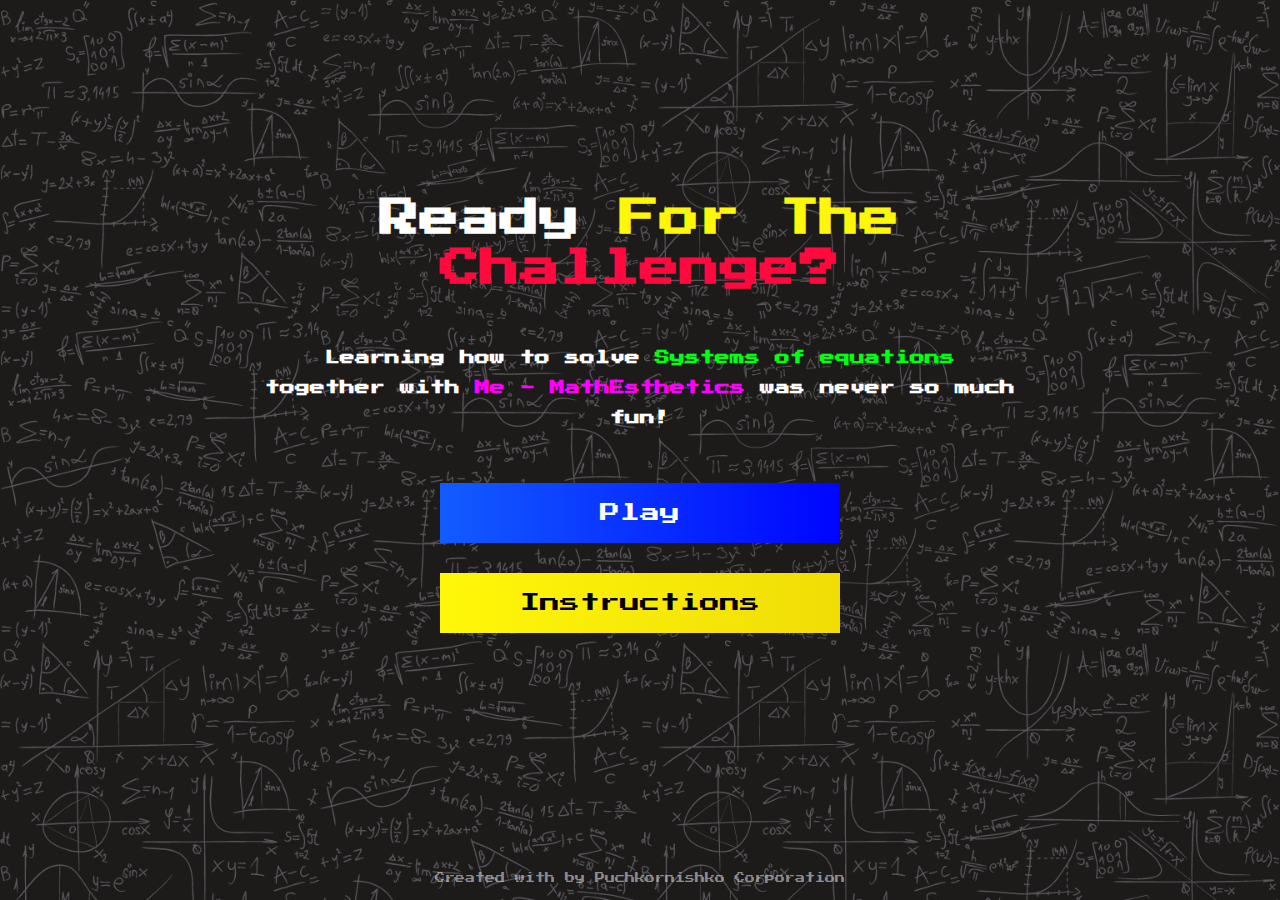
<file: index.html>
<!DOCTYPE html>
<html lang="en">
<head>
    <meta charset="UTF-8">
    <meta http-equiv="X-UA-Compatible" content="IE=edge">
    <meta name="viewport" content="width=device-width, initial-scale=1.0">
    <link rel="stylesheet" href="style.css">
    <link rel="stylesheet" href="https://use.fontawesome.com/releases/v5.15.4/css/all.css" integrity="sha384-DyZ88mC6Up2uqS4h/KRgHuoeGwBcD4Ng9SiP4dIRy0EXTlnuz47vAwmeGwVChigm" crossorigin="anonymous">
    <title>Me - MathEsthetics game!</title>
</head>
<body id="animatedBg">
    <div class="container">
        <div id="home" class="flex-column flex-center">
            <h1>Ready <span id="title-span-1">For The</span><span id="title-span-2"> Challenge?</span></h1>
            <h3>
                Learning how to solve <span id="desc-span">Systems of equations</span> together with <span id="name-span">Me - MathEsthetics</span> was never so much fun!
            </h3>
            <a href="theory-1.html" class="btn">Play</a>
            <a id="highscore-btn" href="instructions.html" class="btn">Instructions</a>
            
        </div>
    </div>
    <p class="footer">
        Created with <i class="fas fa-heart fa-fw"></i> by Puchkornishko Corporation
    </p>
</body>
</html>
</file>
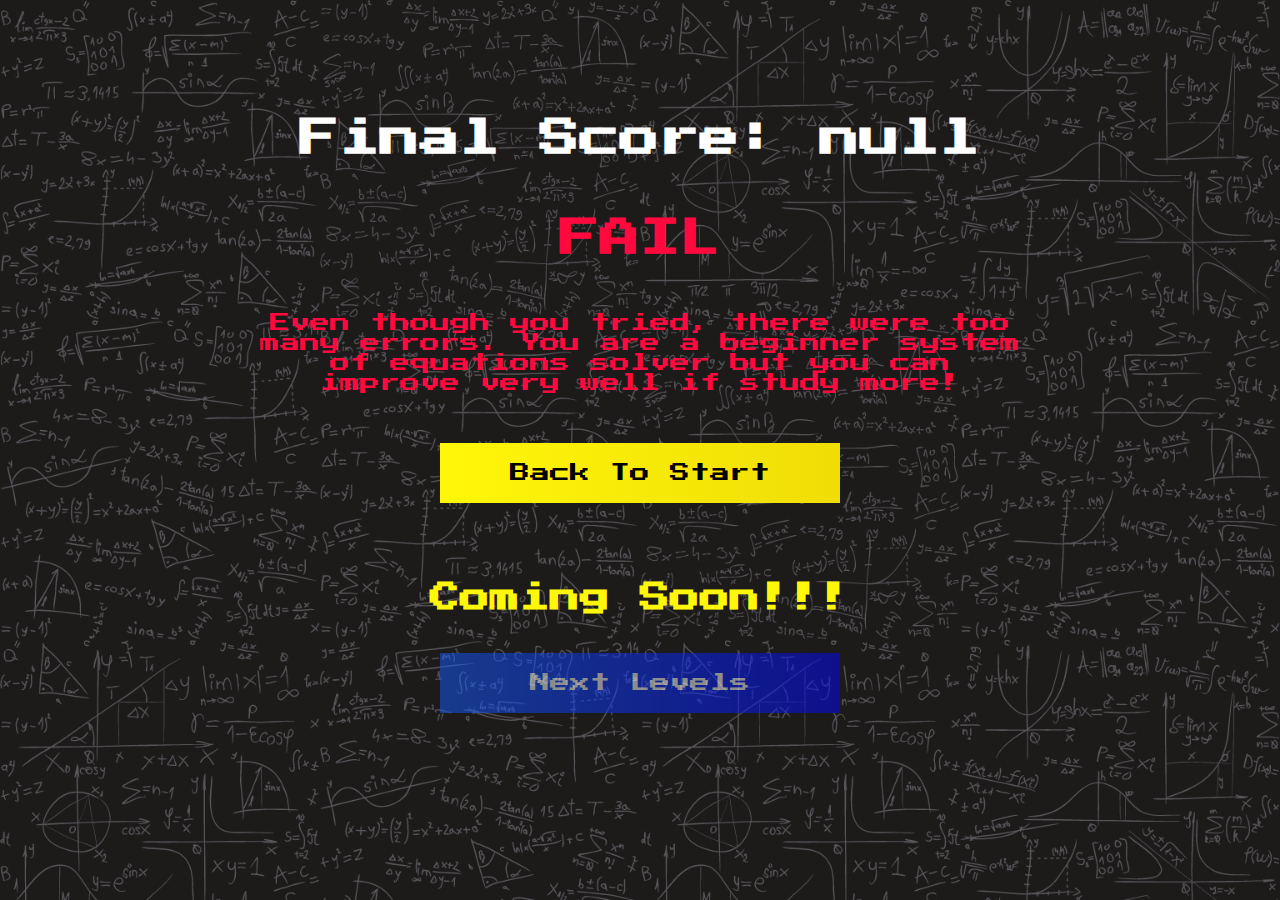
<file: end.html>
<!DOCTYPE html>
<html lang="en">
<head>
    <meta charset="UTF-8">
    <meta http-equiv="X-UA-Compatible" content="IE=edge">
    <meta name="viewport" content="width=device-width, initial-scale=1.0">
    <link rel="stylesheet" href="style.css">
    <link rel="stylesheet" href="end.css">
    <title>Finish!</title>
</head>
<body id="animatedBg">
    <div class="container">
        <div id="end" class="flex-center flex-column">
            <h1 id="finalScore">0</h1>
            <h1 id="final-word">Won</h1>
            <p id="result">
                That was a good game
            </p>
            <a id="highscore-btn" href="index.html" class="btn">Back To Start</a>
            
            <h2 id="future">Coming Soon!!!</h2>
            <a id="coming-soon" href="" class="btn">Next Levels</a>

        </div>
    </div>
    <script src="end.js"></script>
</body>
</html>
</file>
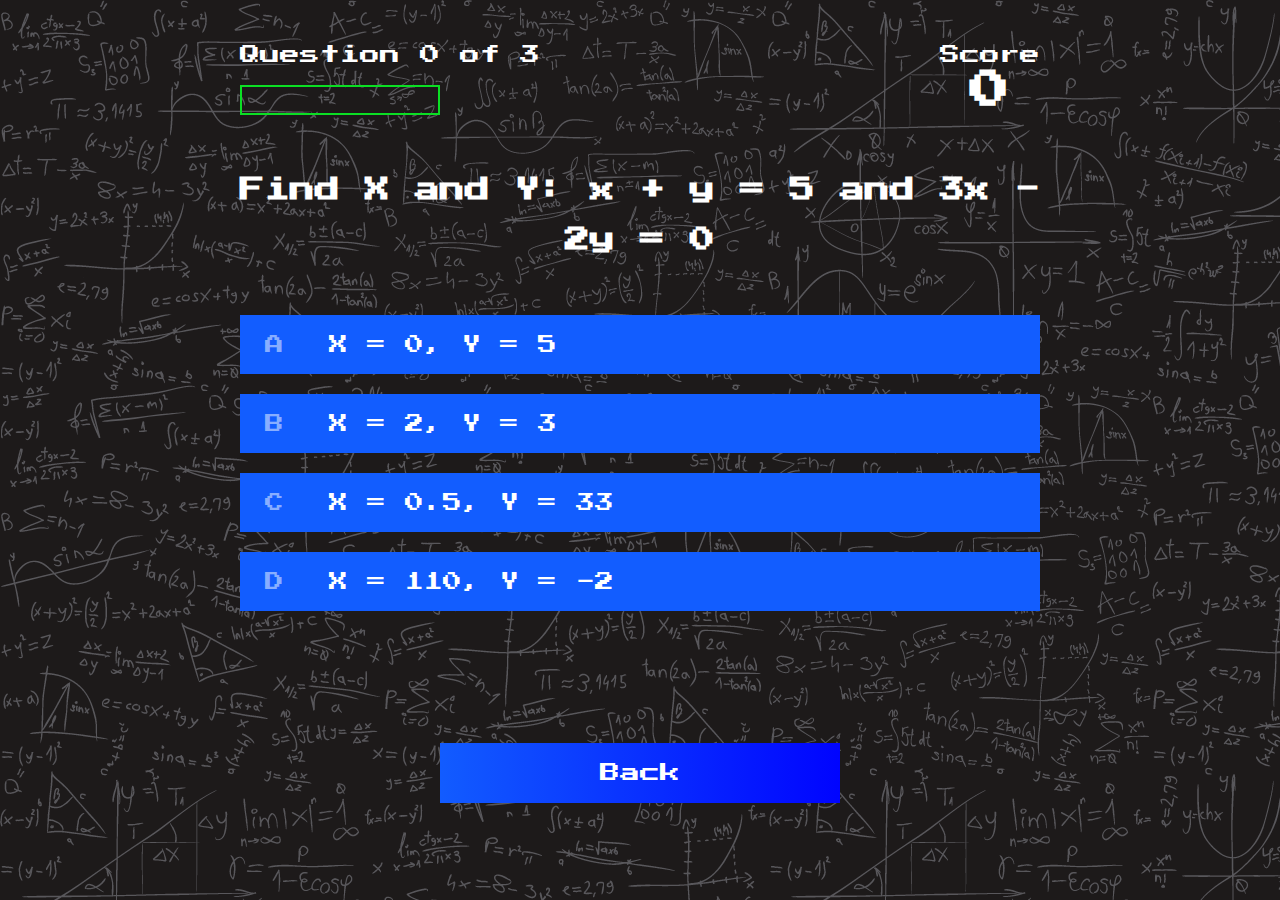
<file: game-1.html>
<!DOCTYPE html>
<html lang="en">
<head>
    <meta charset="UTF-8">
    <meta http-equiv="X-UA-Compatible" content="IE=edge">
    <meta name="viewport" content="width=device-width, initial-scale=1.0">
    <link rel="stylesheet" href="style.css">
    <link rel="stylesheet" href="game-intro.css">
    <title>Cool Game</title>
</head>
<body>
    <div class="container">
        <div id="game" class="justify-center flex-column">
            <div id="hud">
                <div class="hud-item">
                    <p id="progressText" class="hud-prefix">
                        Question
                    </p>
                    <div id="progressBar">
                        <div id="progressBarFull">
                            
                        </div>
                    </div>
                </div>
                <div class="hud-item">
                    <p class="hud-prefix">
                        Score
                    </p>
                    <h1 id="score" class="hud-main-text">
                        0
                    </h1>
                </div>
            </div>

            <h1 id="question">What is the answer to this question</h1>
            <div class="choice-container">
                <p class="choice-prefix">A</p>
                <p class="choice-text" data-number="1">Choice 1</p>
            </div>
            <div class="choice-container">
                <p class="choice-prefix">B</p>
                <p class="choice-text" data-number="2">Choice 2</p>
            </div>
            <div class="choice-container">
                <p class="choice-prefix">C</p>
                <p class="choice-text" data-number="3">Choice 3</p>
            </div>
            <div class="choice-container">
                <p class="choice-prefix">D</p>
                <p class="choice-text" data-number="4">Choice 4</p>
            </div>
        </div>
    </div>
    <div class="footer">
        <a href="theory-5.html" class="btn">Back</a>
    </div>
    <script src="game-1.js"></script>
</body>
</html>
</file>
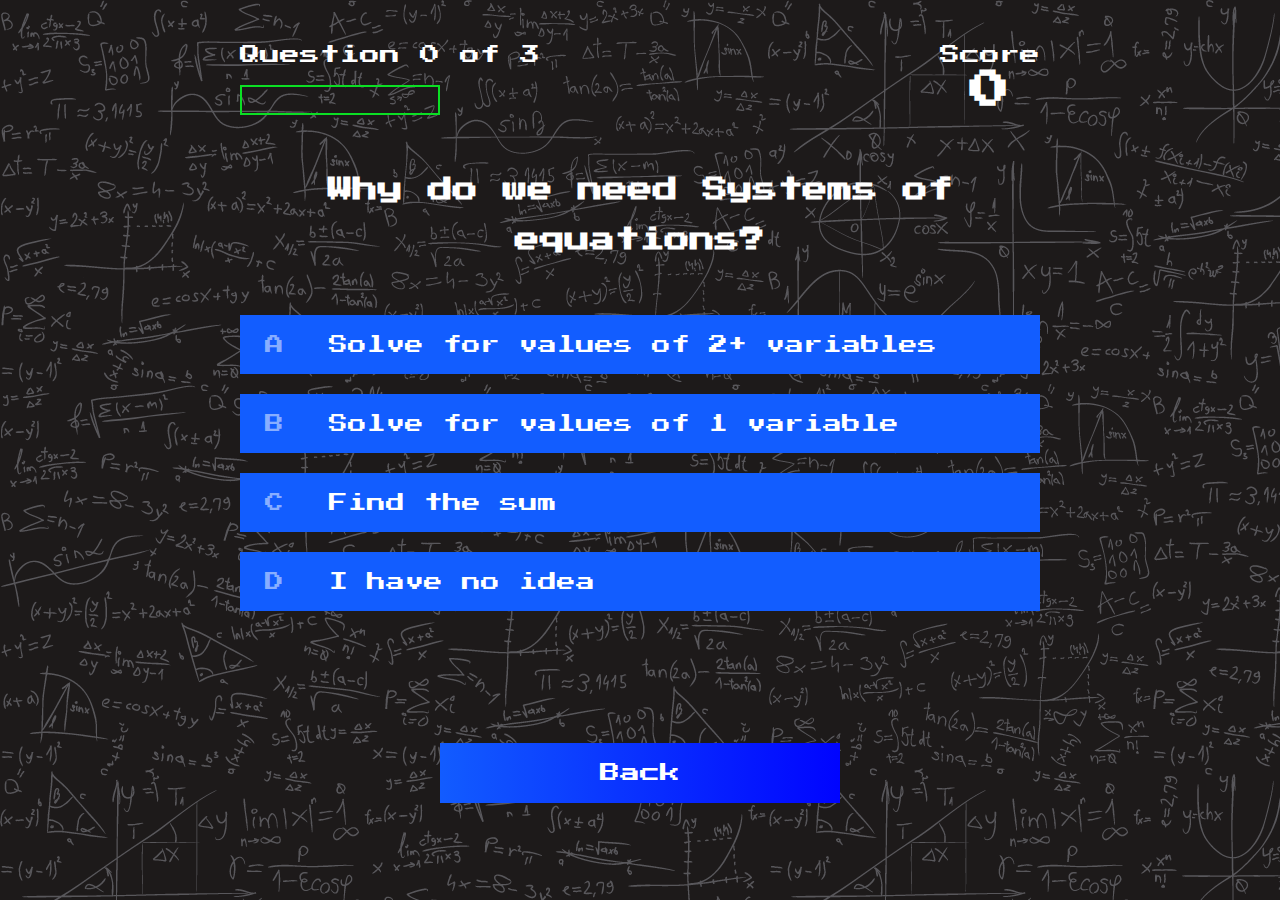
<file: game-intro.html>
<!DOCTYPE html>
<html lang="en">
<head>
    <meta charset="UTF-8">
    <meta http-equiv="X-UA-Compatible" content="IE=edge">
    <meta name="viewport" content="width=device-width, initial-scale=1.0">
    <link rel="stylesheet" href="style.css">
    <link rel="stylesheet" href="game-intro.css">
    <title>Cool Game</title>
</head>
<body>
    <div class="container">
        <div id="game" class="justify-center flex-column">
            <div id="hud">
                <div class="hud-item">
                    <p id="progressText" class="hud-prefix">
                        Question
                    </p>
                    <div id="progressBar">
                        <div id="progressBarFull">
                            
                        </div>
                    </div>
                </div>
                <div class="hud-item">
                    <p class="hud-prefix">
                        Score
                    </p>
                    <h1 id="score" class="hud-main-text">
                        0
                    </h1>
                </div>
            </div>

            <h1 id="question">What is the answer to this question</h1>
            <div class="choice-container">
                <p class="choice-prefix">A</p>
                <p class="choice-text" data-number="1">Choice 1</p>
            </div>
            <div class="choice-container">
                <p class="choice-prefix">B</p>
                <p class="choice-text" data-number="2">Choice 2</p>
            </div>
            <div class="choice-container">
                <p class="choice-prefix">C</p>
                <p class="choice-text" data-number="3">Choice 3</p>
            </div>
            <div class="choice-container">
                <p class="choice-prefix">D</p>
                <p class="choice-text" data-number="4">Choice 4</p>
            </div>
        </div>
    </div>
    <div class="footer">
        <a href="theory-3.html" class="btn">Back</a>
    </div>
    <script src="game-intro.js"></script>
</body>
</html>
</file>
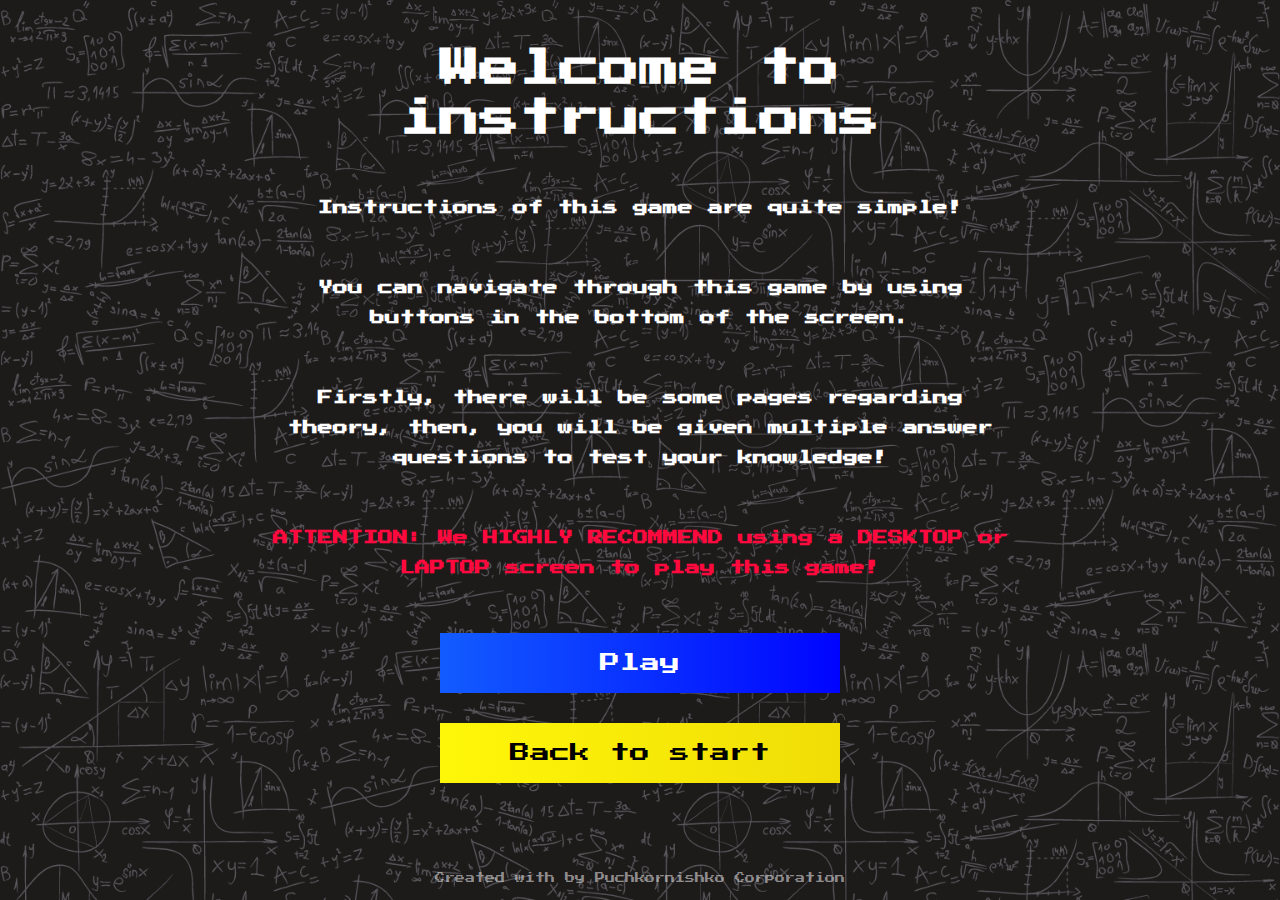
<file: instructions.html>
<!DOCTYPE html>
<html lang="en">
<head>
    <meta charset="UTF-8">
    <meta http-equiv="X-UA-Compatible" content="IE=edge">
    <meta name="viewport" content="width=device-width, initial-scale=1.0">
    <link rel="stylesheet" href="style.css">
    <link rel="stylesheet" href="instructions.css">
    <title>Me - Instructions</title>
</head>
<body id="animatedBg">
    <div class="container">
        <div id="home" class="flex-column flex-center">
            <h1>Welcome to instructions</h1>
            <h3>
                Instructions of this game are quite simple!
            </h3>
            <h3>
                You can navigate through this game by using buttons in the bottom of the screen.
            </h3>
            <h3>
                Firstly, there will be some pages regarding theory, then, you will be given multiple answer questions to test your knowledge!
            </h3>
            <h3 id="attention-text">
                ATTENTION: We HIGHLY RECOMMEND using a DESKTOP or LAPTOP screen to play this game!
            </h3>
            <a href="theory-1.html" class="btn">Play</a>
            <a id="highscore-btn" href="index.html" class="btn">Back to start</a>
            
        </div>
    </div>
    <p class="footer">
        Created with <i class="fas fa-heart fa-fw"></i> by Puchkornishko Corporation
    </p>
</body>
</html>
</file>
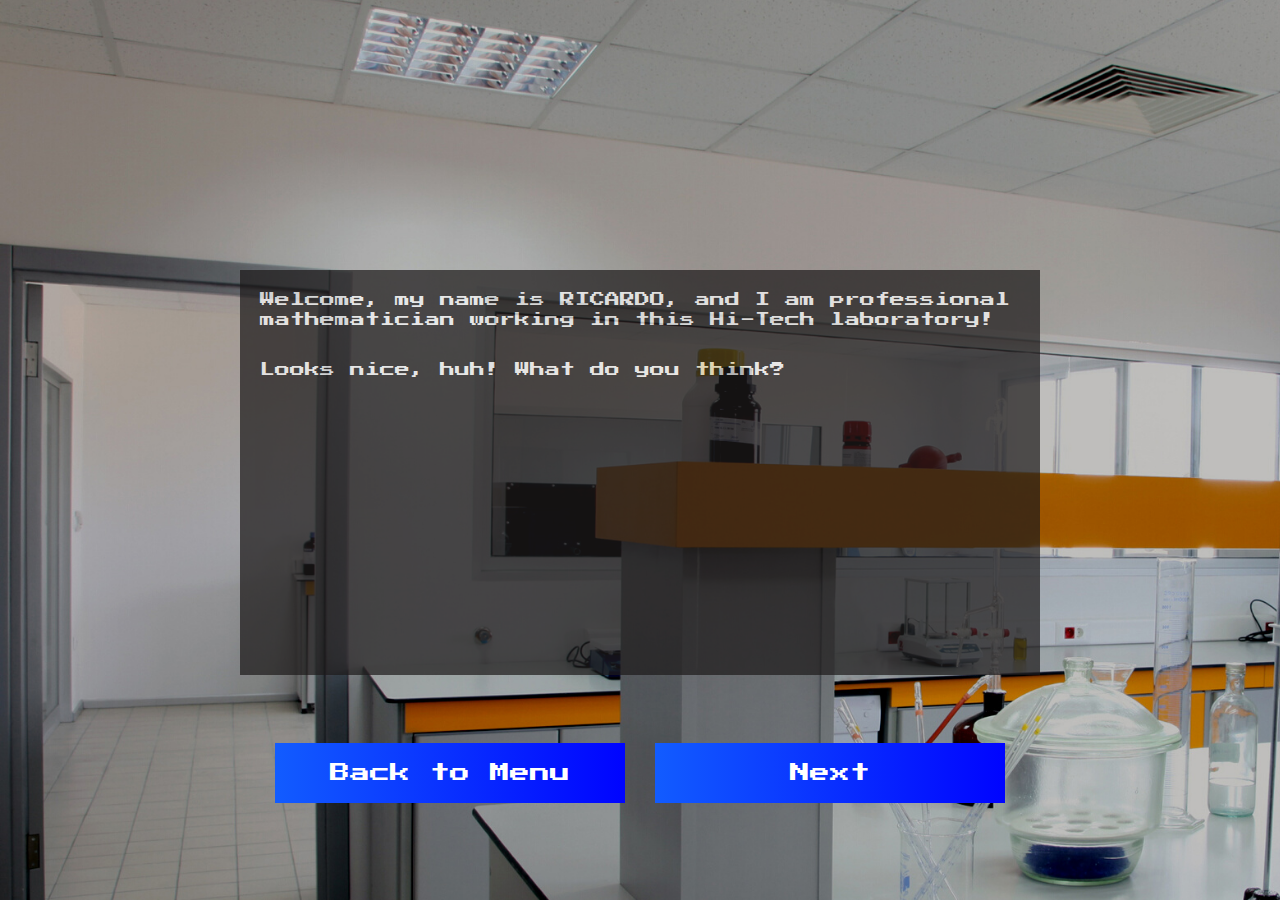
<file: theory-1.html>
<!DOCTYPE html>
<html lang="en">
<head>
    <meta charset="UTF-8">
    <meta http-equiv="X-UA-Compatible" content="IE=edge">
    <meta name="viewport" content="width=device-width, initial-scale=1.0">
    <link rel="stylesheet" href="style.css">
    <link rel="stylesheet" href="theory-1.css">
    <title>Welcome to lab</title>
</head>
<body id="labBg">
    <div class="top-space"></div>
    <div class="container">
        <div class="msg">
            <p class="dynamic-text">
                Welcome, my name is RICARDO, and I am professional mathematician working in this Hi-Tech laboratory!
            </p>
            <p class="dynamic-text">
                Looks nice, huh! What do you think?
            </p>            
        </div>
    </div>
    <div class="footer">
        <a href="index.html" class="btn">Back to Menu</a>
        <a href="theory-2.html" class="btn">Next</a>
    </div>
</body>
</html>
</file>
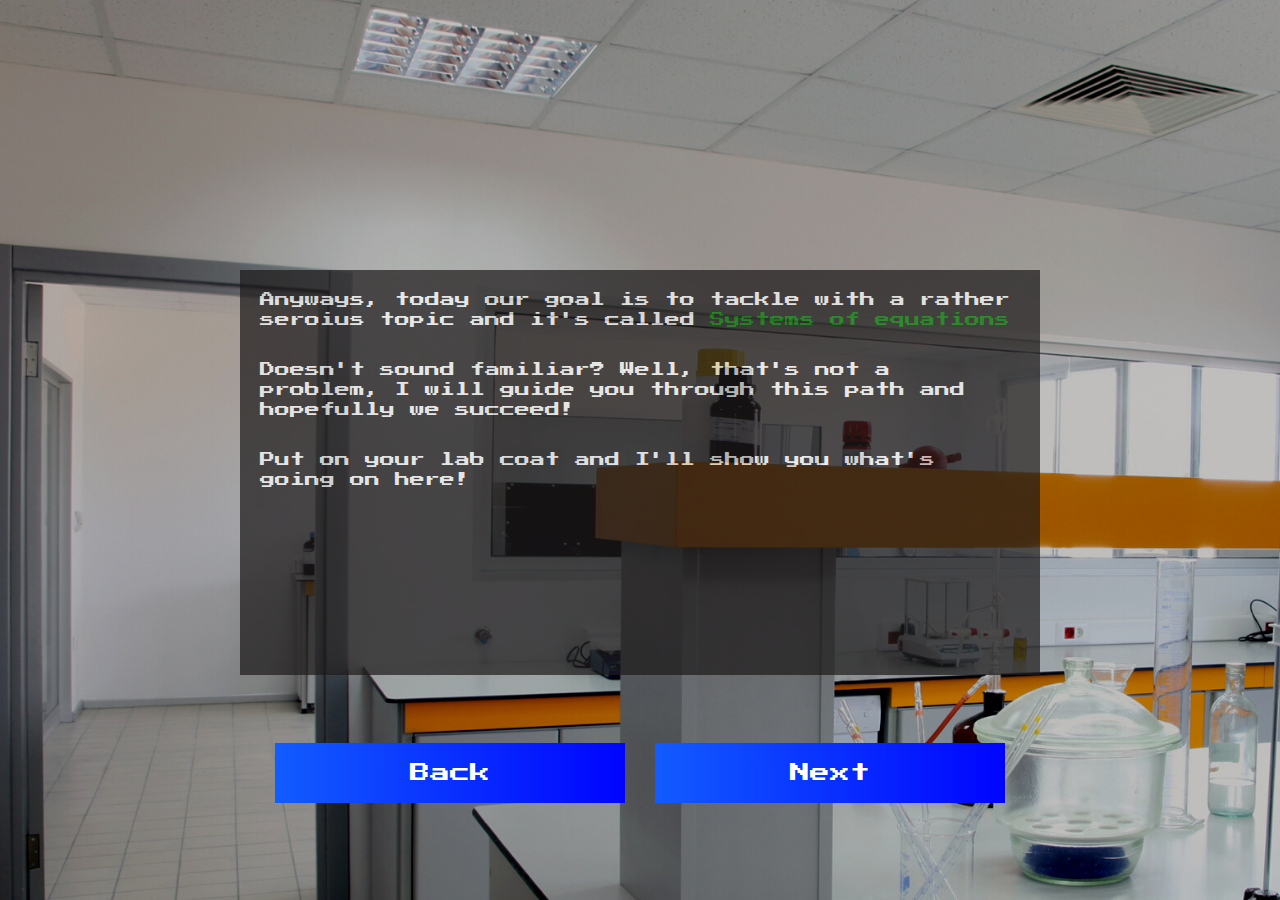
<file: theory-2.html>
<!DOCTYPE html>
<html lang="en">
<head>
    <meta charset="UTF-8">
    <meta http-equiv="X-UA-Compatible" content="IE=edge">
    <meta name="viewport" content="width=device-width, initial-scale=1.0">
    <link rel="stylesheet" href="style.css">
    <link rel="stylesheet" href="theory-1.css">
    <title>Welcome to lab</title>
</head>
<body id="labBg">
    <div class="top-space"></div>
    <div class="container">
        <div class="msg">
            <p class="dynamic-text">
                Anyways, today our goal is to tackle with a rather seroius topic and it's called <span class="exception-text">Systems of equations</span>
            </p>
            <p class="dynamic-text">
                Doesn't sound familiar? Well, that's not a problem, I will guide you through this path and hopefully we succeed! 
            </p>
            <p class="dynamic-text">
                Put on your lab coat and I'll show you what's going on here!
            </p>
        </div>
    </div>
    <div class="footer">
        <a href="theory-1.html" class="btn">Back</a>
        <a href="theory-3.html" class="btn">Next</a>
    </div>
</body>
</html>
</file>
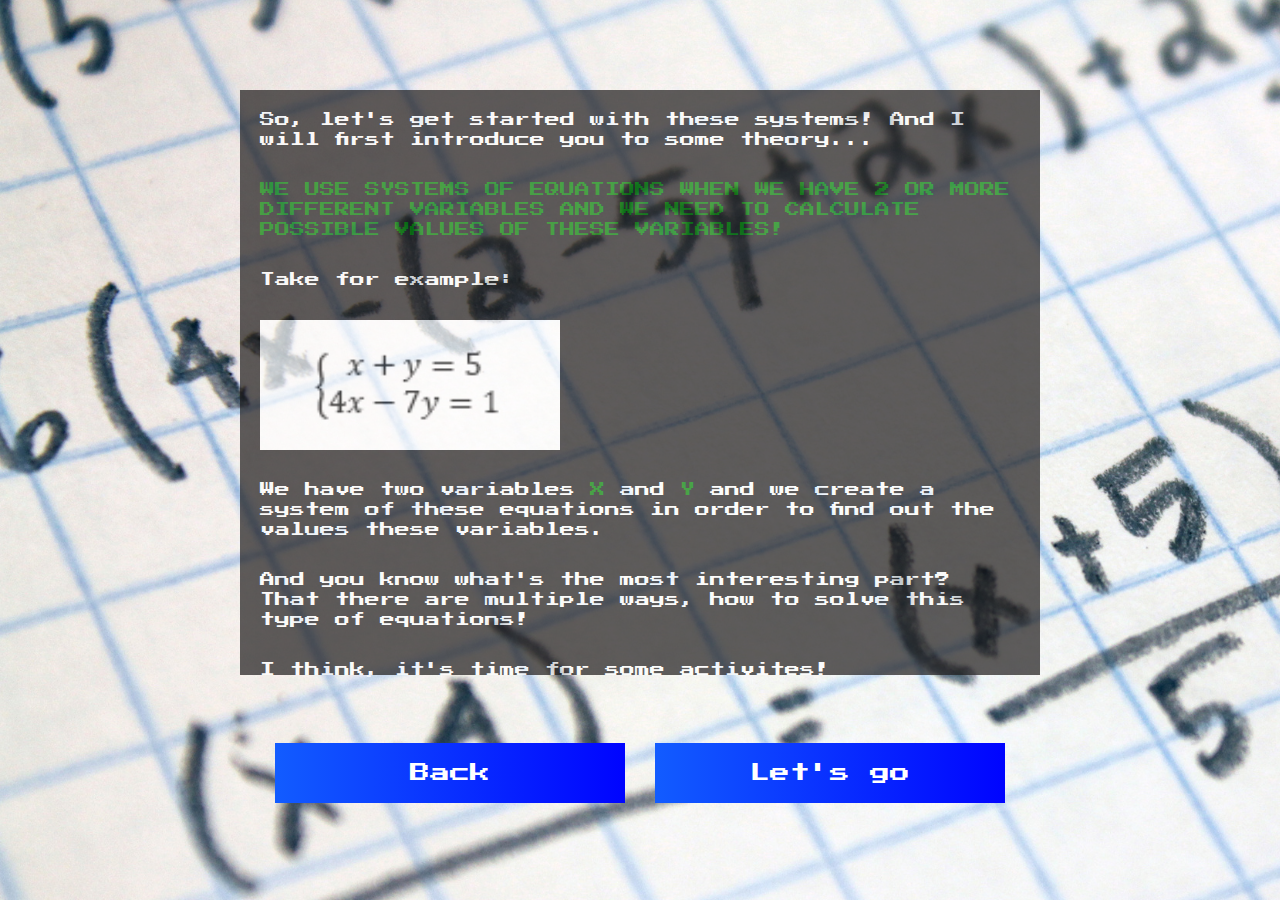
<file: theory-3.html>
<!DOCTYPE html>
<html lang="en">
<head>
    <meta charset="UTF-8">
    <meta http-equiv="X-UA-Compatible" content="IE=edge">
    <meta name="viewport" content="width=device-width, initial-scale=1.0">
    <link rel="stylesheet" href="style.css">
    <link rel="stylesheet" href="theory-1.css">
    <link rel="stylesheet" href="theory-3.css">
    <title>Welcome to lab</title>
</head>
<body id="labBg">
    <div class="top-space"></div>
    <div class="container">
        <div class="msg">
            <p class="dynamic-text">
                So, let's get started with these systems! And I will first introduce you to some theory...
            </p>
            <p class="dynamic-text exception-text">
                We use systems of equations when we have 2 or more different variables and we need to calculate possible values of these variables!
            </p>
            <p class="dynamic-text">
                Take for example:
            </p>
            <img src="eq1.PNG" alt="system of equations example 1" width="300px">
            <p class="dynamic-text">
                We have two variables <span class="exception-text">X</span> and <span class="exception-text">Y</span> and we create a system of these equations in order to find out the values these variables.
            </p>
            <p class="dynamic-text">
                And you know what's the most interesting part? That there are multiple ways, how to solve this type of equations!
            </p>
            <p class="dynamic-text">
                I think, it's time for some activites!
            </p>
        </div>
    </div>
    <div class="footer">
        <a href="theory-2.html" class="btn">Back</a>
        <a href="game-intro.html" class="btn">Let's go</a>
    </div>
</body>
</html>
</file>
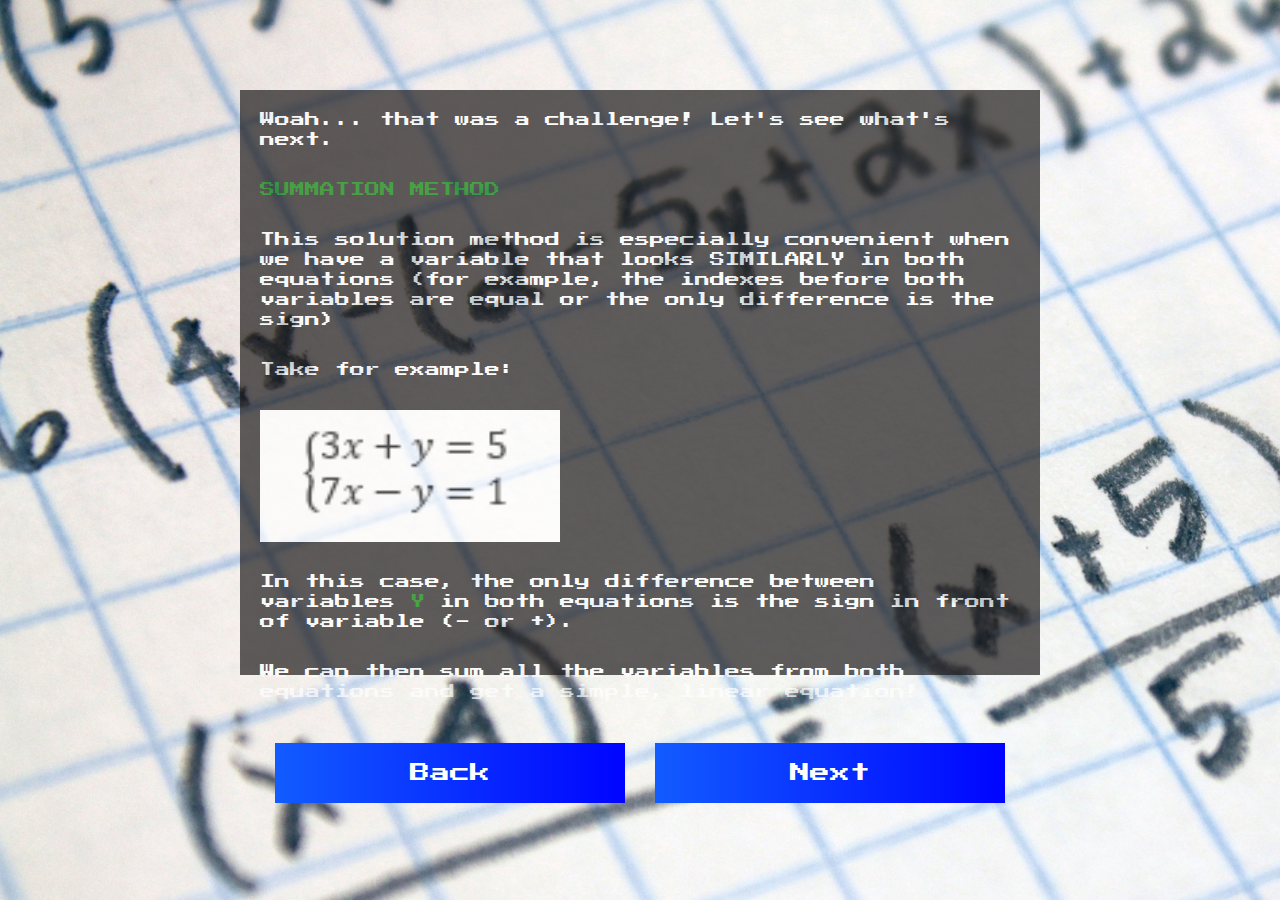
<file: theory-4.html>
<!DOCTYPE html>
<html lang="en">
<head>
    <meta charset="UTF-8">
    <meta http-equiv="X-UA-Compatible" content="IE=edge">
    <meta name="viewport" content="width=device-width, initial-scale=1.0">
    <link rel="stylesheet" href="style.css">
    <link rel="stylesheet" href="theory-1.css">
    <link rel="stylesheet" href="theory-3.css">
    <title>Welcome to lab</title>
</head>
<body id="labBg">
    <div class="top-space"></div>
    <div class="container">
        <div class="msg">
            <p class="dynamic-text">
                Woah... that was a challenge! Let's see what's next.
            </p>
            <p class="dynamic-text exception-text">
                SUMMATION METHOD
            </p>
            <p class="dynamic-text">
                This solution method is especially convenient when we have a variable that looks SIMILARLY in both equations (for example, the indexes before both variables are equal or the only difference is the sign)
            </p>
            <p class="dynamic-text">
                Take for example:
            </p>
            <img src="eq2.PNG" alt="system of equations example 2" width="300px">
            <p class="dynamic-text">
                In this case, the only difference between variables <span class="exception-text">Y</span> in both equations is the sign in front of variable (- or +).
            </p>
            <p class="dynamic-text">
                We can then sum all the variables from both equations and get a simple, linear equation! 
            </p>
        </div>
    </div>
    <div class="footer">
        <a href="game-intro.html" class="btn">Back</a>
        <a href="theory-5.html" class="btn">Next</a>
    </div>
</body>
</html>
</file>
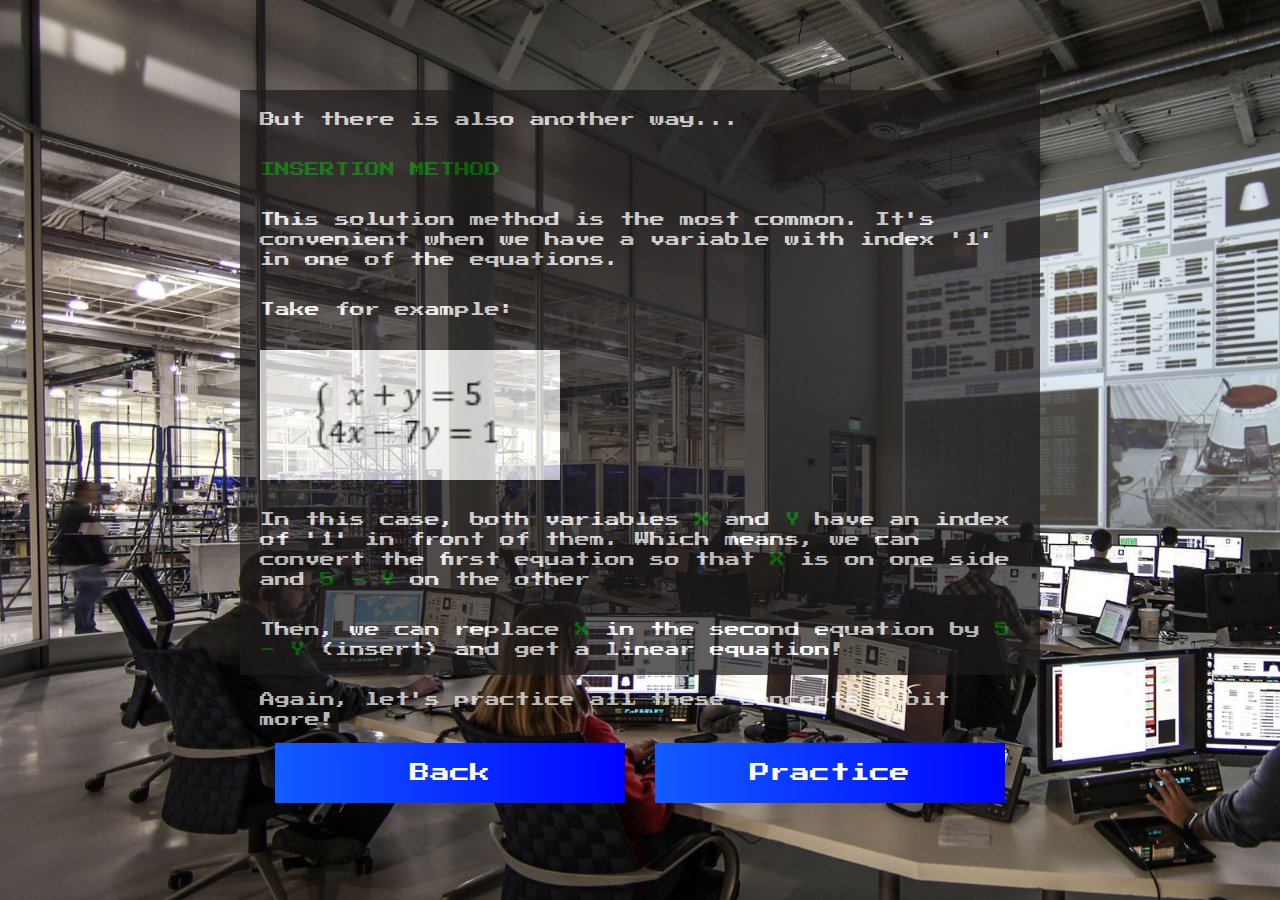
<file: theory-5.html>
<!DOCTYPE html>
<html lang="en">
<head>
    <meta charset="UTF-8">
    <meta http-equiv="X-UA-Compatible" content="IE=edge">
    <meta name="viewport" content="width=device-width, initial-scale=1.0">
    <link rel="stylesheet" href="style.css">
    <link rel="stylesheet" href="theory-1.css">
    <link rel="stylesheet" href="theory-3.css">
    <link rel="stylesheet" href="theory-5.css">
    <title>Welcome to lab</title>
</head>
<body id="labBg">
    <div class="top-space"></div>
    <div class="container">
        <div class="msg">
            <p class="dynamic-text">
                But there is also another way...
            </p>
            <p class="dynamic-text exception-text">
                INSERTION METHOD
            </p>
            <p class="dynamic-text">
                This solution method is the most common. It's convenient when we have a variable with index '1' in one of the equations.
            </p>
            <p class="dynamic-text">
                Take for example:
            </p>
            <img src="eq1.PNG" alt="system of equations example 3" width="300px">
            <p class="dynamic-text">
                In this case, both variables <span class="exception-text">X</span> and <span class="exception-text">Y</span> have an index of '1' in front of them. Which means, we can convert the first equation so that <span class="exception-text">X</span> is on one side and <span class="exception-text">5 - Y</span> on the other
            </p>
            <p class="dynamic-text">
                Then, we can replace <span class="exception-text">X</span> in the second equation by <span class="exception-text">5 - Y</span> (insert) and get a linear equation!
            </p>
            <p class="dynamic-text">
                Again, let's practice all these concepts a bit more!
            </p>
        </div>
    </div>
    <div class="footer">
        <a href="theory-4.html" class="btn">Back</a>
        <a href="game-1.html" class="btn">Practice</a>
    </div>
</body>
</html>
</file>
<file: style.css>
/* @import url('https://fonts.googleapis.com/css2?family=Nova+Square&display=swap'); */

@import url('https://fonts.googleapis.com/css2?family=Press+Start+2P&display=swap');

:root {
    background-color: rgb(29, 26, 26);
}

* {
    box-sizing: border-box;
    margin: 0;
    padding: 0;
    font-size: 62.5%;
    /* font-family: 'Nova Square', cursive; */
    font-family: 'Press Start 2P', cursive;
}

h1 {
    font-size: 4rem;
    color: #fff;
    margin-bottom: 5rem;
    text-align: center;
    line-height: 5rem;
}

h2 {
    font-size: 3rem;
    margin-bottom: 4rem;
}

h3 {
    font-size: 1.5rem;
    margin-bottom: 5rem;
    color: white;
    text-align: center;
    line-height: 3rem;
}

.container {
    width: 100vw;
    height: 95vh;
    display: flex;
    justify-content: center;
    align-items: center;
    max-width: 80rem;
    margin: 0 auto;
    padding: 2rem;
}

.footer {
    height: 5vh;
    width: 100vh;
    display: flex;
    justify-content: center;
    align-items: center;
    max-width: 80rem;
    margin: 0 auto;
    padding: 2rem;

    font-size: 1rem;
    color: rgba(255, 255, 255, 0.5);
    vertical-align: text-bottom;
}

.fa-heart {
    color: red;
    margin-right: 5px;
    margin-left: 5px;
}

.flex-column {
    display: flex;
    flex-direction: column;
}

.flex-center {
    justify-content: center;
    align-items: center;
}

.justify-center {
    justify-content: center;
}

.text-center {
    text-align: center;
}

.hidden {
    display: none;
}

.btn {
    font-size: 2rem;
    padding: 2rem 0;
    width: 40rem;
    text-align: center;
    margin-bottom: 3rem;
    text-decoration: none;
    color: white;
    background: linear-gradient(90deg, rgb(18, 92, 255) 0%, rgb(0, 4, 255) 100%);
}

.btn:hover {
    cursor: pointer;
    box-shadow: 0 0.4rem 1.4rem 0 rgba(8, 114, 244, 0.6);
    transition: transform 150ms;
    transform: scale(1.03);
}

.btn[disabled]:hover {
    cursor: not-allowed;
    box-shadow: none;
    transform: none;
}

#highscore-btn {
    background: linear-gradient(90deg, rgb(255, 247, 9) 0%, rgb(240, 221, 6) 100%);
    color: black;
}

#highscore-btn:hover {
    box-shadow: 0 0.4rem 1.4rem 0 rgba(255, 255, 0, 0.5);
}

.fas-crown {
    font-size: 2.5rem;
    margin-left: 1rem;
}

/* End page specific styles */

.end-form-container {
    width: 100%;
    display: flex;
    flex-direction: column;
    align-items: center;
    max-width: 30rem;    
}

input {
    margin-bottom: 1rem;
    width: 20rem;
    padding: 1.5rem;
    font-size: 1.8rem;
    border: none;
    box-shadow: 0 0.1rem 1.4rem 0 rgba(86, 185, 235, 0.5);
}

input::placeholder {
    color: #fff;
}

#username {
    margin-bottom: 3rem;
    width: 100%;
    outline: none;
}

#end-text {
    font-size: 2.4rem;
    color: #fff;
    text-align: center;
}

#saveScoreBtn {
    border: none;
}

#title-span-1 {
    font-size: 4rem;
    color: rgb(255, 247, 9);
    margin-bottom: 5rem;
}

#title-span-2 {
    font-size: 4rem;
    color: rgb(255, 9, 62);
    margin-bottom: 5rem;
}

#desc-span {
    font-size: 1.5rem;
    color: rgb(0, 255, 21);
    text-align: center;
}

#name-span {
    font-size: 1.5rem;
    color: magenta;
    text-align: center;
}

/* Animate background */

#animatedBg {
    width: 100%;
    height: 100%;
    position: absolute;
    top: 0;
    left: 0;
    background-image: url('Ventspils_math_bg.png');
    background-repeat: repeat;
    background-position: 0 0;
    background-size: auto 100%;
    animation: animatedBg 700s linear infinite;
}

@keyframes animatedBg {
    from {
        background-position: 0 0;        
    }
    to {
        background-position: -10000px 0;
    }
}
</file>
<file: end.css>
#result {
    font-size: 2rem;
    /* color: white; */
    line-height: 2rem;
    margin-bottom: 50px;
    text-align: center;
}

.win {
    color: rgb(0, 255, 21);
}

.fail {
    color: rgb(255, 9, 62);
}

#future {
    margin-top: 50px;
    color: rgb(255, 247, 9);
}

#coming-soon {
    cursor: not-allowed;
    opacity: 0.5;
}
</file>
<file: game-intro.css>
body {
    color: #fff;

    top: 0;
    left: 0;
    width: 100%;
    height: 100%;
    background-image: url('Ventspils_math_bg.png');
    background-repeat: no-repeat;
    background-position: 0 0;
    position: absolute;
}

.container {
    height: 75vh;
}

.choice-container {
    display: flex;
    margin-bottom: 2rem;
    width: 100%;
    background: rgb(18, 93, 255);
    font-size: 3rem;
    min-width: 80rem;
}

.choice-container:hover {
    cursor: pointer;
    box-shadow: 0 0.4rem 1.4rem 0 rgba(6, 103, 247, 0.5);
    transform: scale(1.02);
    transform: transform 100ms;
}

.choice-prefix {
    padding: 2rem 2.5rem;
    color: rgba(255, 255, 255, 0.5);
}

.choice-text {
    padding: 2rem;
    width: 100%;
}

.footer {
    height: 25vh;
}

.correct {
    background: linear-gradient(32deg, rgba(11, 223, 36) 0%, rgb(41, 232, 111) 100%);
}

.incorrect {
    background: linear-gradient(32deg, rgba(230, 29, 29, 1) 0%, rgb(224, 11, 11, 1) 100%);
}

#hud {
    display: flex;
    justify-content: space-between;
}

.hud-prefix {
    text-align: center;
    font-size: 2rem;
}

.hud-main-text {
    text-align: center;
}

#progressBar {
    width: 20rem;
    height: 3rem;
    border: 0.2rem solid rgb(11, 223, 36);
    margin-top: 2rem;
    /* border-radius: 50px; */
    overflow: hidden;
}

#progressBarFull {
    height: 100%;
    background: rgb(11, 223, 36);
    width: 0%;
}

@media screen and (max-width: 768px) {
    .choice-container {
        min-width: 40rem;
    }
}

#question {
    font-size: 2.5rem;
}
</file>
<file: instructions.css>
#attention-text {
    color: rgb(255, 9, 62);
}
</file>
<file: theory-1.css>
#labBg {
    width: 100%;
    height: 100%;
    top: 0;
    left: 0;
    background-image: url('lab_1.png');
    background-repeat: no-repeat;
    background-position: 0 0;
    /* padding-top: 50px; */
}

.container {
    height: 45vh;
    background-color: rgb(29, 26, 26);
    opacity: 0.7;
    /* padding-top: 30px; */
    align-items: flex-start;
}

.top-space {
    height: 30vh;
}

.footer {
    height: 25vh;
}

.btn {
    margin-right: 15px;
    margin-left: 15px;
}

.dynamic-text {
    font-size: 1.5rem;
    color: white;
    line-height: 2rem;
    margin-bottom: 30px;
}

.exception-text {
    font-size: 1.5rem;
    color: green;
    line-height: 2rem;
    margin-bottom: 30px;
}

/* Typing animations */

/* .msg {
    position: relative;
}

.msg::before {
    content: '';
    position: absolute;
    top: 0;
    right: 0;
    width: 2px;
    height: 100%;
    background: white;
    animation: blinkCursor 0.8s steps(3) infinite;
}

@keyframes blinkCursor {
    0%, 75% {
        opacity: 1;
    }
    76%, 100% {
        opacity: 0;
    }
}

.msg p {
    position: relative;
    color: white;
    letter-spacing: 5px;
    font-size: 1rem;
    animation: typing 8s steps(10) infinite;
    overflow: hidden;
}

@keyframes typing {
    0%, 90%, 100% {
        width: 0;
    }
    30%, 60% {
        width: 401.88px;
    }
} */
</file>
<file: theory-3.css>
#labBg {
    width: 100%;
    height: 100%;
    top: 0;
    left: 0;
    background-image: url('lab_2.png');
    background-repeat: no-repeat;
    background-position: 0 0;
}

.container {
    height: 65vh;
    background-color: rgb(29, 26, 26);
    opacity: 0.7;
    align-items: flex-start;
}

.top-space {
    height: 10vh;
}

.footer {
    height: 25vh;
}

.exception-text {
    text-transform: uppercase;
}

img {
    margin-bottom: 30px;
}
</file>
<file: theory-5.css>
#labBg {
    width: 100%;
    height: 100%;
    top: 0;
    left: 0;
    background-image: url('lab_3.png');
    background-repeat: no-repeat;
    background-position: 0 0;
}
</file>
